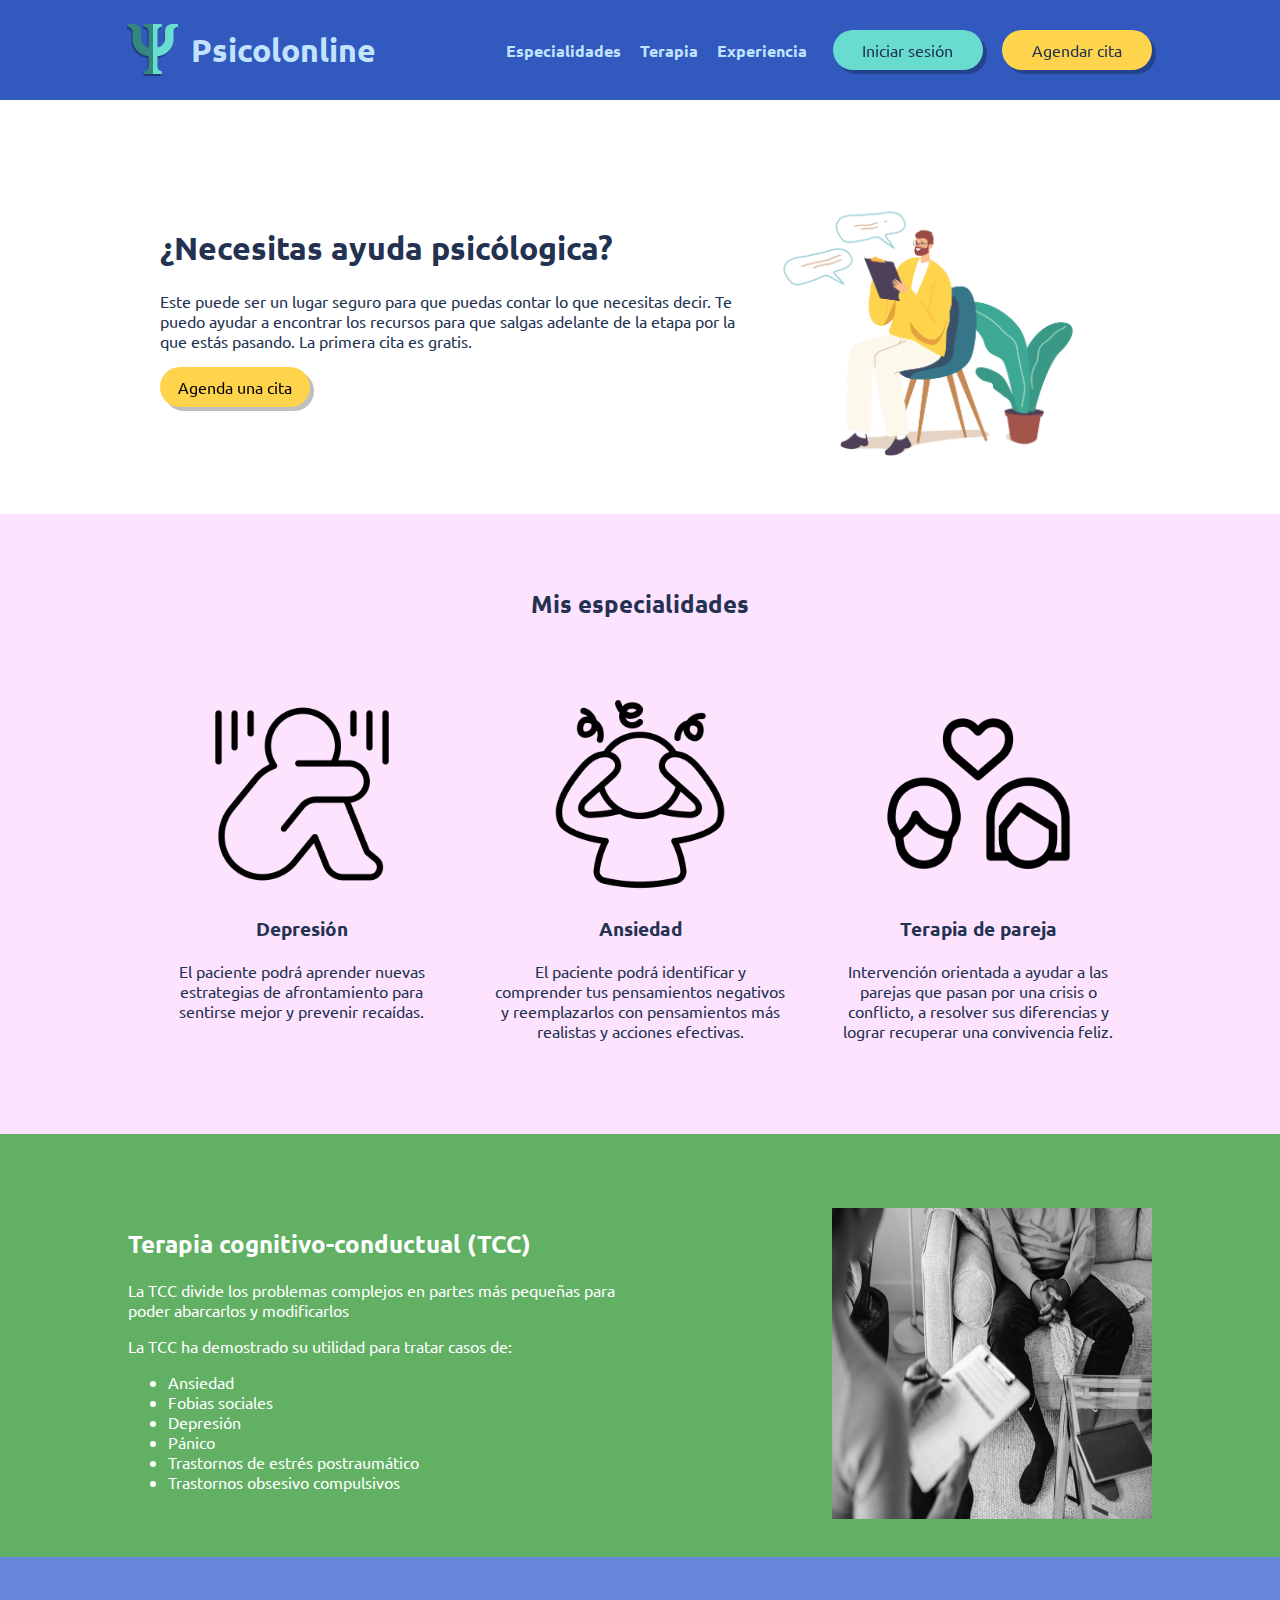
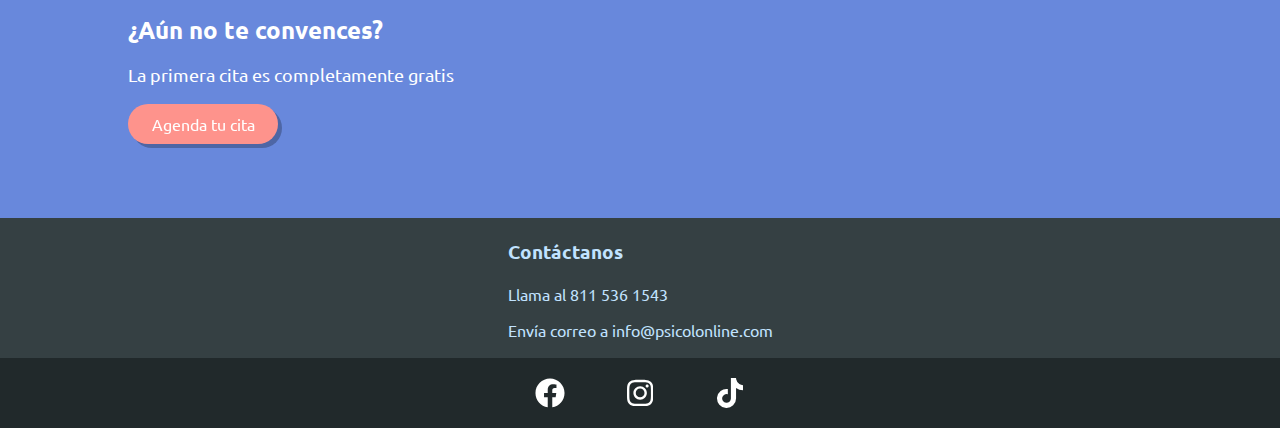
<file: PIA FRONTEND/pages/index.html>
<!DOCTYPE html>
<html lang="en">
<head>
  <meta charset="UTF-8">
  <meta http-equiv="X-UA-Compatible" content="IE=edge">
  <meta name="viewport" content="width=device-width, initial-scale=1.0">
  <link rel="stylesheet" href="./../stylesheets/general_style.css">
  <link rel="stylesheet" href="./../stylesheets/index_style.css">
  <script src="./../scripts/general_script.js" async></script>
  <title>Home</title>
</head>
<body>
  
  <nav class="container">
    <svg style="height: 40px; filter: invert(1);" class="mobile hamburguer" id="hamburguer" xmlns="http://www.w3.org/2000/svg" viewBox="0 0 448 512"><!--! Font Awesome Pro 6.1.1 by @fontawesome - https://fontawesome.com License - https://fontawesome.com/license (Commercial License) Copyright 2022 Fonticons, Inc. --><path d="M0 96C0 78.33 14.33 64 32 64H416C433.7 64 448 78.33 448 96C448 113.7 433.7 128 416 128H32C14.33 128 0 113.7 0 96zM0 256C0 238.3 14.33 224 32 224H416C433.7 224 448 238.3 448 256C448 273.7 433.7 288 416 288H32C14.33 288 0 273.7 0 256zM416 448H32C14.33 448 0 433.7 0 416C0 398.3 14.33 384 32 384H416C433.7 384 448 398.3 448 416C448 433.7 433.7 448 416 448z"/></svg>
    <div class="centrar-h">
      <a href="./index.html">
        <img src="./../imgs/psychology.png" alt="Logo" class="logo">
      </a>
      <a href="./index.html">
        <h1>Psicolonline</h1>
      </a>
    </div>
    <div class="centrar-h desktop"> 
      <div class="nav-links centrar-v">
        <a href="./index.html#seccion-especialidades">
          Especialidades
        </a>
      </div>
      <div class="nav-links centrar-v">
        <a href="./index.html#seccion-terapia">
          Terapia
        </a>
      </div>
      <div class="nav-links centrar-v">
        <a href="./experiencia.html">
          Experiencia
        </a> 
      </div>
      <a href="./iniciar-sesion.html">
        <button class="nav-btn" id="iniciar_sesion">
          Iniciar sesión
        </button>
      </a>
      <a href="./agendar.html">
        <button class="nav-btn">
          Agendar cita
        </button>
      </a>
    </div>
  </nav>

  <div class="menu mobile centrar-h centrar-v" id="menu" hidden>
    <ul>
      <li><a href="./index.html#seccion-especialidades">Especialidad</a></li>
      <li><a href="./index.html#seccion-terapia">Terapia</a></li>
      <li><a href="./experiencia.html">Experiencia</a></li>
      <li><a href="./iniciar-sesion.html">Iniciar sesión</a></li>
      <li><a href="./agendar.html">Agendar cita</a></li>
    </ul>
  </div>

  <div id="log_box" hidden><h4 id="log_msg"></h4></div>


  <div class="content centrar-h" id="seccion-ayuda">
    <div>
      <h1>¿Necesitas ayuda psicólogica?</h1>
      <p>Este puede ser un lugar seguro para que puedas contar lo que necesitas decir. Te puedo ayudar a encontrar los recursos para que salgas adelante de la etapa por la que estás pasando. La primera cita es gratis.</p>
      <a href="./agendar.html"> 
        <button>Agenda una cita</button>
      </a>
    </div>
    <img src="./../imgs/MjkxNjY0Mzc2.jpg" alt="" srcset="">
  </div>
  
  <div class="content" id="seccion-especialidades">
    <h2>Mis especialidades</h2>
    <div class="especialidades-list">
      <div class="especialidad">
        <img src="./../imgs/iconos/depressed.png" alt="especialidad" class="shake">
        <h3>Depresión</h3>
        <p>El paciente podrá aprender nuevas estrategias de afrontamiento para sentirse mejor y prevenir recaídas.</p>
      </div>
      <div class="especialidad">
        <img src="./../imgs/iconos/stress.png" alt="especialidad" class="shake">
        <h3>Ansiedad</h3>
        <p>El paciente podrá identificar y comprender tus pensamientos negativos y reemplazarlos con pensamientos más realistas y acciones efectivas.</p>
      </div>
      <div class="especialidad">
        <img src="./../imgs/iconos/couple.png" alt="especialidad" class="shake">
        <h3>Terapia de pareja</h3>
        <p>Intervención orientada a ayudar a las parejas que pasan por una crisis o conflicto, a resolver sus diferencias y lograr recuperar una convivencia feliz.</p>
      </div>
    </div>
  </div>

  <div class="content" id="seccion-terapia">
    <div>
      <h2>Terapia cognitivo-conductual (TCC)</h2>
      <p>La TCC divide los problemas complejos en partes más pequeñas para poder abarcarlos y modificarlos</p>
      <p>La TCC ha demostrado su utilidad para tratar casos de:</p>
      <ul>
        <li>Ansiedad</li>
        <li>Fobias sociales</li>
        <li>Depresión</li>
        <li>Pánico</li>
        <li>Trastornos de estrés postraumático</li>
        <li>Trastornos obsesivo compulsivos</li>
      </ul>
    </div>
    <img src="./../imgs/pexels-alex-green-5699431.jpg" alt="">
  </div>

  <div class="content" id="seccion-cita-gratis">
    <h2>¿Aún no te convences?</h2>
    <p>La primera cita es completamente gratis</p>
    <a href="./agendar.html">
      <button>Agenda tu cita</button>
    </a>
  </div>

  <footer>
    <div class="semifooter centrar-v">
      <div class="contacto">
        <h3>Contáctanos</h3>
        <p>Llama al 811 536 1543</p>
        <p>Envía correo a info@psicolonline.com</p>
      </div>
    </div>
    <div class="footer container centrar-v">
      <div class="centrar-h">
        <a href="https://www.facebook.com">
          <div class="footer-link centrar-v" id="facebook">
            <svg class="red-social-icon" xmlns="http://www.w3.org/2000/svg" viewBox="0 0 512 512"><!--! Font Awesome Pro 6.1.1 by @fontawesome - https://fontawesome.com License - https://fontawesome.com/license (Commercial License) Copyright 2022 Fonticons, Inc. --><path d="M504 256C504 119 393 8 256 8S8 119 8 256c0 123.78 90.69 226.38 209.25 245V327.69h-63V256h63v-54.64c0-62.15 37-96.48 93.67-96.48 27.14 0 55.52 4.84 55.52 4.84v61h-31.28c-30.8 0-40.41 19.12-40.41 38.73V256h68.78l-11 71.69h-57.78V501C413.31 482.38 504 379.78 504 256z"/></svg>
          </div>
        </a>
        <a href="https://www.instagram.com">
          <div class="footer-link centrar-v" id="instagram">
            <svg class="red-social-icon" xmlns="http://www.w3.org/2000/svg" viewBox="0 0 448 512"><!--! Font Awesome Pro 6.1.1 by @fontawesome - https://fontawesome.com License - https://fontawesome.com/license (Commercial License) Copyright 2022 Fonticons, Inc. --><path d="M224.1 141c-63.6 0-114.9 51.3-114.9 114.9s51.3 114.9 114.9 114.9S339 319.5 339 255.9 287.7 141 224.1 141zm0 189.6c-41.1 0-74.7-33.5-74.7-74.7s33.5-74.7 74.7-74.7 74.7 33.5 74.7 74.7-33.6 74.7-74.7 74.7zm146.4-194.3c0 14.9-12 26.8-26.8 26.8-14.9 0-26.8-12-26.8-26.8s12-26.8 26.8-26.8 26.8 12 26.8 26.8zm76.1 27.2c-1.7-35.9-9.9-67.7-36.2-93.9-26.2-26.2-58-34.4-93.9-36.2-37-2.1-147.9-2.1-184.9 0-35.8 1.7-67.6 9.9-93.9 36.1s-34.4 58-36.2 93.9c-2.1 37-2.1 147.9 0 184.9 1.7 35.9 9.9 67.7 36.2 93.9s58 34.4 93.9 36.2c37 2.1 147.9 2.1 184.9 0 35.9-1.7 67.7-9.9 93.9-36.2 26.2-26.2 34.4-58 36.2-93.9 2.1-37 2.1-147.8 0-184.8zM398.8 388c-7.8 19.6-22.9 34.7-42.6 42.6-29.5 11.7-99.5 9-132.1 9s-102.7 2.6-132.1-9c-19.6-7.8-34.7-22.9-42.6-42.6-11.7-29.5-9-99.5-9-132.1s-2.6-102.7 9-132.1c7.8-19.6 22.9-34.7 42.6-42.6 29.5-11.7 99.5-9 132.1-9s102.7-2.6 132.1 9c19.6 7.8 34.7 22.9 42.6 42.6 11.7 29.5 9 99.5 9 132.1s2.7 102.7-9 132.1z"/></svg>
          </div>
        </a>
        <a href="https://www.tiktok.com">
          <div class="footer-link centrar-v" id="tiktok">
            <svg class="red-social-icon" xmlns="http://www.w3.org/2000/svg" viewBox="0 0 448 512"><!--! Font Awesome Pro 6.1.1 by @fontawesome - https://fontawesome.com License - https://fontawesome.com/license (Commercial License) Copyright 2022 Fonticons, Inc. --><path d="M448,209.91a210.06,210.06,0,0,1-122.77-39.25V349.38A162.55,162.55,0,1,1,185,188.31V278.2a74.62,74.62,0,1,0,52.23,71.18V0l88,0a121.18,121.18,0,0,0,1.86,22.17h0A122.18,122.18,0,0,0,381,102.39a121.43,121.43,0,0,0,67,20.14Z"/></svg>
          </div>
        </a>
      </div>
    </div>
  </footer>
  
</body>
</html>
</file>
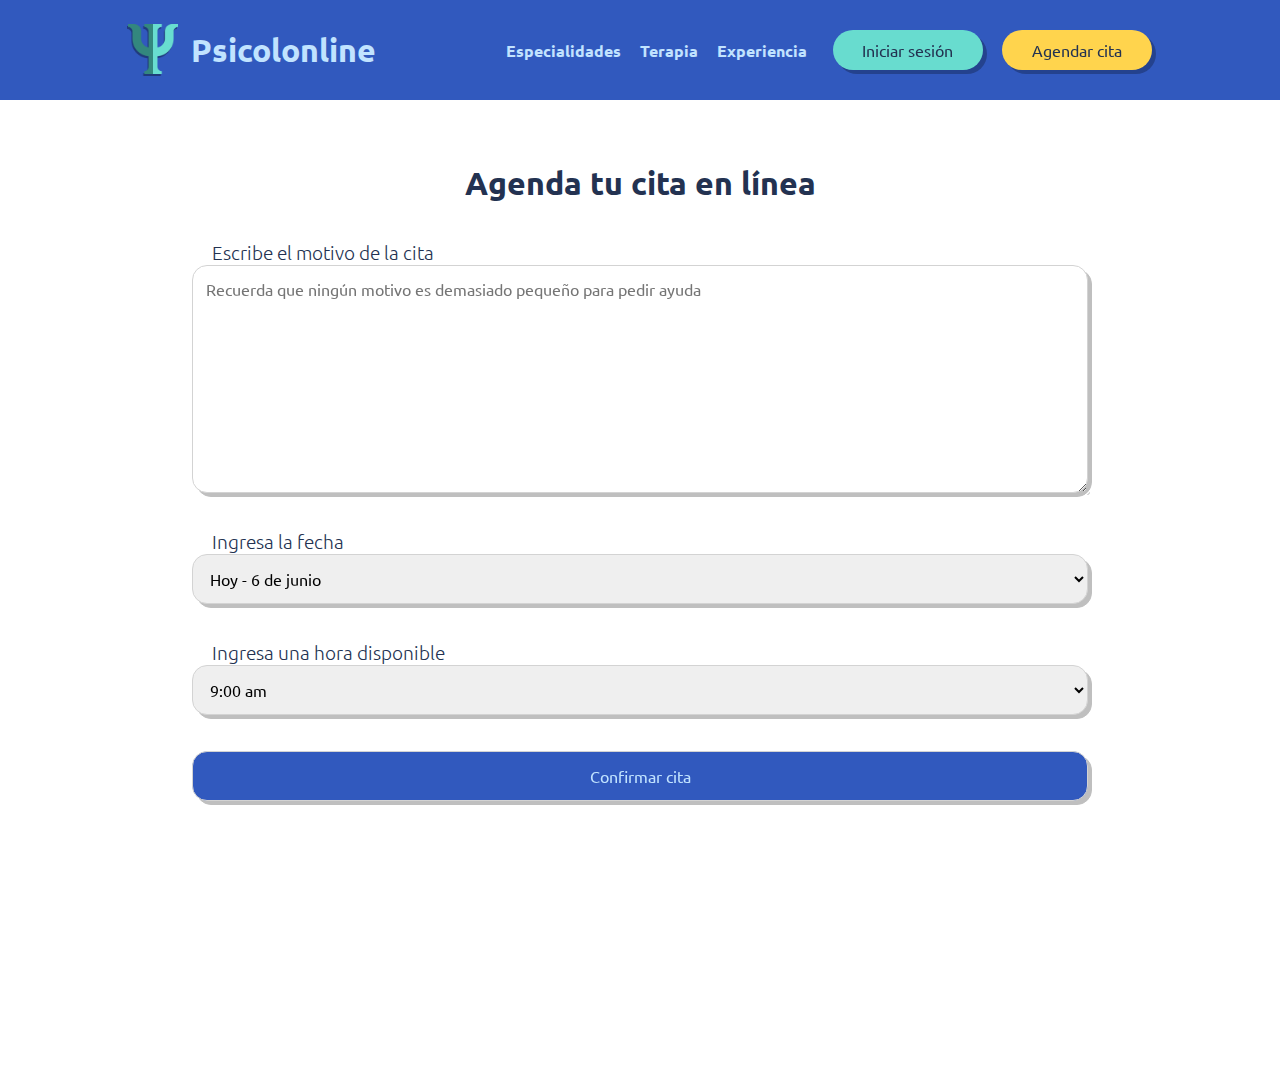
<file: PIA FRONTEND/pages/agendar.html>
<!DOCTYPE html>
<html lang="en">
<head>
  <meta charset="UTF-8">
  <meta http-equiv="X-UA-Compatible" content="IE=edge">
  <meta name="viewport" content="width=device-width, initial-scale=1.0">
  <link rel="stylesheet" href="./../stylesheets/general_style.css">
  <link rel="stylesheet" href="./../stylesheets/agendar_style.css">
  <script src="./../scripts/general_script.js" async></script>
  <script src="https://smtpjs.com/v3/smtp.js"></script>
  <title>Agenda tu cita</title>
</head>
<body>
  <nav class="container">
    <svg style="height: 40px; filter: invert(1);" class="mobile hamburguer" id="hamburguer" xmlns="http://www.w3.org/2000/svg" viewBox="0 0 448 512"><!--! Font Awesome Pro 6.1.1 by @fontawesome - https://fontawesome.com License - https://fontawesome.com/license (Commercial License) Copyright 2022 Fonticons, Inc. --><path d="M0 96C0 78.33 14.33 64 32 64H416C433.7 64 448 78.33 448 96C448 113.7 433.7 128 416 128H32C14.33 128 0 113.7 0 96zM0 256C0 238.3 14.33 224 32 224H416C433.7 224 448 238.3 448 256C448 273.7 433.7 288 416 288H32C14.33 288 0 273.7 0 256zM416 448H32C14.33 448 0 433.7 0 416C0 398.3 14.33 384 32 384H416C433.7 384 448 398.3 448 416C448 433.7 433.7 448 416 448z"/></svg>
    <div class="centrar-h">
      <a href="./index.html">
        <img src="./../imgs/psychology.png" alt="Logo" class="logo">
      </a>
      <a href="./index.html">
        <h1>Psicolonline</h1>
      </a>
    </div>
    <div class="centrar-h desktop">
      <div class="nav-links centrar-v">
        <a href="./index.html#seccion-especialidades">
          Especialidades
        </a>
      </div>
      <div class="nav-links centrar-v">
        <a href="./index.html#seccion-terapia">
          Terapia
        </a>
      </div>
      <div class="nav-links centrar-v">
        <a href="./experiencia.html">
          Experiencia
        </a> 
      </div>
      <a href="./iniciar-sesion.html">
        <button class="nav-btn" id="iniciar_sesion">
          Iniciar sesión
        </button>
      </a>
      <a href="./agendar.html">
        <button class="nav-btn">
          Agendar cita
        </button>
      </a>
    </div>
  </nav>

  <div class="menu mobile centrar-h centrar-v" id="menu" hidden>
    <ul>
      <li><a href="./index.html#seccion-especialidades">Especialidad</a></li>
      <li><a href="./index.html#seccion-terapia">Terapia</a></li>
      <li><a href="./experiencia.html">Experiencia</a></li>
      <li><a href="./iniciar-sesion.html">Iniciar sesión</a></li>
      <li><a href="./agendar.html">Agendar cita</a></li>
    </ul>
  </div>

  <div id="log_box" hidden><h4 id="log_msg"></h4></div>

  <div class="content" id="agendar">
    <h1>Agenda tu cita en línea</h1>
    <label for="motivo">Escribe el motivo de la cita</label>
    <textarea name="motivo" id="motivo" cols="30" rows="10" placeholder="Recuerda que ningún motivo es demasiado pequeño para pedir ayuda "></textarea>
    <label for="fecha">Ingresa la fecha</label>
    <select id="fecha">
      <option value="6-junio" selected>Hoy - 6 de junio</option>
      <option value="7-junio">Mañana - 7 de junio</option>
      <option value="8-junio">Miércoles - 8 de junio</option>
      <option value="9-junio">Jueves - 9 de junio</option>
      <option value="10-junio">Viernes - 10 de junio</option>
      <option value="13-junio">Lunes - 13 de junio</option>
      <option value="14-junio">Martes - 14 de junio</option>
      <option value="15-junio">Miércoles - 15 de junio</option>
      <option value="16-junio">Jueves - 16 de junio</option>
      <option value="17-junio">Viernes - 17 de junio</option>
    </select>
    <label for="hora">Ingresa una hora disponible</label>
    <select id="hora">
      <option value="">9:00 am</option>
      <option value="">10:00 am</option>
      <option value="">11:00 am</option>
      <option value="">12:00 am</option>
      <option value="">1:00 pm</option>
      <option value="">2:00 pm</option>
      <option value="">3:00 pm</option>
      <option value="">4:00 pm</option>
      <option value="">5:00 pm</option>
    </select>
    <input type="button" value="Confirmar cita" onclick="aHome()">
  </div>


</body>
</html>
</file>
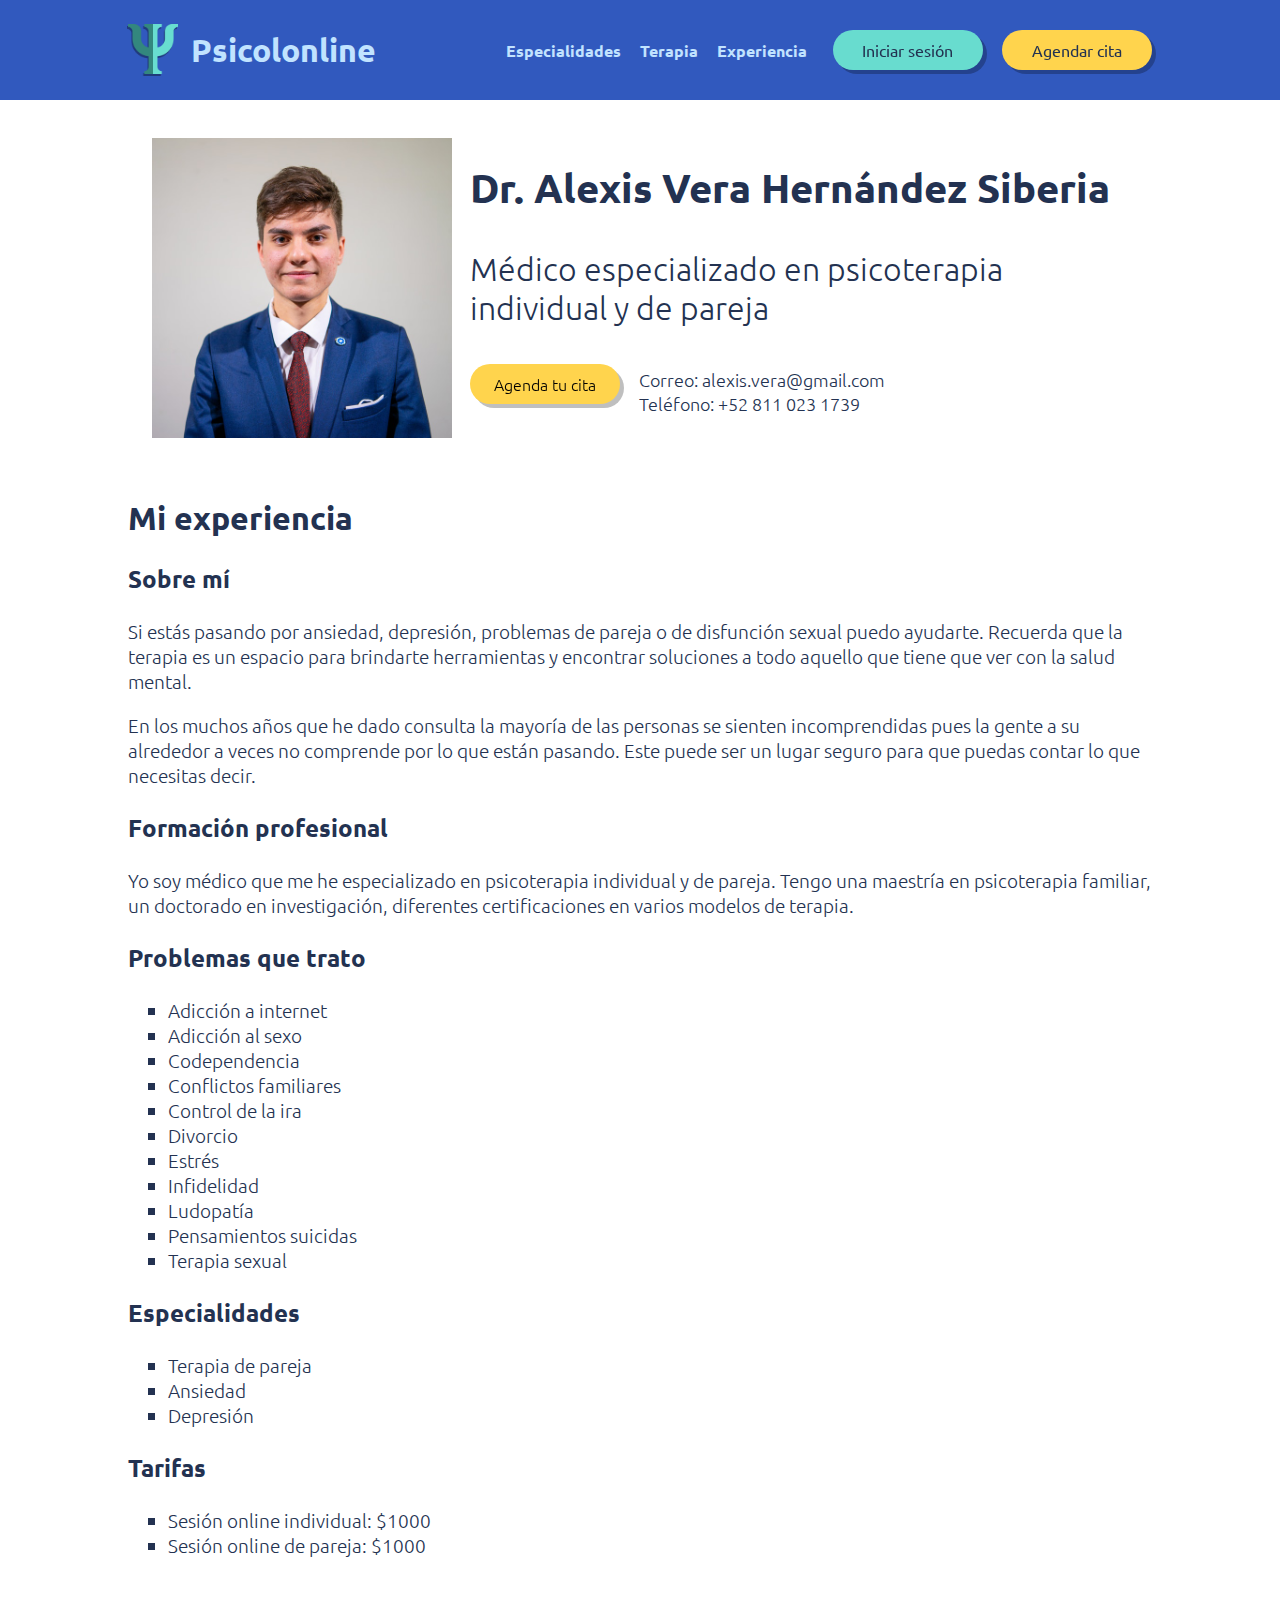
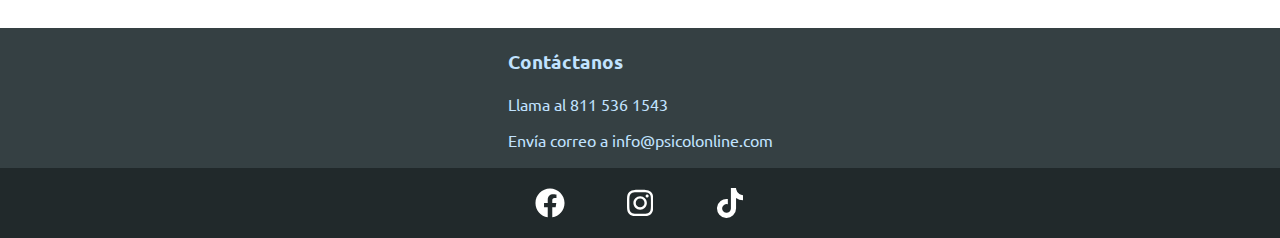
<file: PIA FRONTEND/pages/experiencia.html>
<!DOCTYPE html>
<html lang="en">
<head>
    <meta charset="UTF-8">
    <meta http-equiv="X-UA-Compatible" content="IE=edge">
    <meta name="viewport" content="width=device-width, initial-scale=1.0">
    <link rel="stylesheet" href="./../stylesheets/general_style.css">
    <link rel="stylesheet" href="./../stylesheets/experiencia_style.css">
    <script src="./../scripts/general_script.js" async></script>
    <title>Mi experiencia</title>
</head>
<body>
  <nav class="container">
    <svg style="height: 40px; filter: invert(1);" class="mobile hamburguer" id="hamburguer" xmlns="http://www.w3.org/2000/svg" viewBox="0 0 448 512"><!--! Font Awesome Pro 6.1.1 by @fontawesome - https://fontawesome.com License - https://fontawesome.com/license (Commercial License) Copyright 2022 Fonticons, Inc. --><path d="M0 96C0 78.33 14.33 64 32 64H416C433.7 64 448 78.33 448 96C448 113.7 433.7 128 416 128H32C14.33 128 0 113.7 0 96zM0 256C0 238.3 14.33 224 32 224H416C433.7 224 448 238.3 448 256C448 273.7 433.7 288 416 288H32C14.33 288 0 273.7 0 256zM416 448H32C14.33 448 0 433.7 0 416C0 398.3 14.33 384 32 384H416C433.7 384 448 398.3 448 416C448 433.7 433.7 448 416 448z"/></svg>
    <div class="centrar-h">
      <a href="./index.html">
        <img src="./../imgs/psychology.png" alt="Logo" class="logo">
      </a>
      <a href="./index.html">
        <h1>Psicolonline</h1>
      </a>
    </div>
    <div class="centrar-h desktop">
      <div class="nav-links centrar-v">
        <a href="./index.html#seccion-especialidades">
          Especialidades
        </a>
      </div>
      <div class="nav-links centrar-v">
        <a href="./index.html#seccion-terapia">
          Terapia
        </a>
      </div>
      <div class="nav-links centrar-v">
        <a href="./experiencia.html">
          Experiencia
        </a> 
      </div>
      <a href="./iniciar-sesion.html">
        <button class="nav-btn" id="iniciar_sesion">
          Iniciar sesión
        </button>
      </a>
      <a href="./agendar.html">
        <button class="nav-btn">
          Agendar cita
        </button>
      </a>
    </div>
  </nav>

  <div class="menu mobile centrar-h centrar-v" id="menu" hidden>
    <ul>
      <li><a href="./index.html#seccion-especialidades">Especialidad</a></li>
      <li><a href="./index.html#seccion-terapia">Terapia</a></li>
      <li><a href="./experiencia.html">Experiencia</a></li>
      <li><a href="./iniciar-sesion.html">Iniciar sesión</a></li>
      <li><a href="./agendar.html">Agendar cita</a></li>
    </ul>
  </div>

  <div id="log_box" hidden><h4 id="log_msg"></h4></div>

  <div class="content" id="seccion-info-personal">
    <img src="./../imgs/selfie.jpg" alt="">
    <div class="info-texto ">
      <h1>Dr. Alexis Vera Hernández Siberia</h1>
      <h3>Médico especializado en psicoterapia <br> individual y de pareja</h3>
      <div class="info-contacto">
        <a href="./index.html#seccion-especialidades">
          <button>Agenda tu cita</button>
        </a>
        <p>Correo: alexis.vera@gmail.com <br>Teléfono: +52 811 023 1739</p>
      </div>
    </div>
  </div>

  <div class="content" id="seccion-experiencia">
    <h1>Mi experiencia</h1>
    <h3>Sobre mí</h3>
    <p>Si estás pasando por ansiedad, depresión, problemas de pareja o de disfunción sexual puedo ayudarte. Recuerda que la terapia es un espacio para brindarte herramientas y encontrar soluciones a todo aquello que tiene que ver con la salud mental. </p>
    <p>En los muchos años que he dado consulta la mayoría de las personas se sienten incomprendidas pues la gente a su alrededor a veces no comprende por lo que están pasando. Este puede ser un lugar seguro para que puedas contar lo que necesitas decir.</p>
    <h3>Formación profesional</h3>
    <p>Yo soy médico que me he especializado en psicoterapia individual y de pareja. Tengo una maestría en psicoterapia familiar, un doctorado en investigación, diferentes certificaciones en varios modelos de terapia.</p>
    <h3>Problemas que trato</h3>
    <ul>
      <li>Adicción a internet</li>
      <li>Adicción al sexo</li>
      <li>Codependencia</li>
      <li>Conflictos familiares</li>
      <li>Control de la ira</li>
      <li>Divorcio</li>
      <li>Estrés</li>
      <li>Infidelidad</li>
      <li>Ludopatía</li>
      <li>Pensamientos suicidas</li>
      <li>Terapia sexual</li>
    </ul>
    <h3>Especialidades</h3>
    <ul>
      <li>Terapia de pareja </li>
      <li>Ansiedad </li>
      <li>Depresión </li>
    </ul>
    <h3>Tarifas</h3>
    <ul>
      <li>Sesión online individual: $1000</li>
      <li>Sesión online de pareja: $1000</li>
    </ul>
    
  </div>

  <footer>
    <div class="semifooter centrar-v">
      <div class="contacto">
        <h3>Contáctanos</h3>
        <p>Llama al 811 536 1543</p>
        <p>Envía correo a info@psicolonline.com</p>
      </div>
    </div>

    <div class="footer container centrar-v">
      <div class="centrar-h">
        <a href="https://www.facebook.com">
          <div class="footer-link centrar-v" id="facebook">
            <svg class="red-social-icon" xmlns="http://www.w3.org/2000/svg" viewBox="0 0 512 512"><!--! Font Awesome Pro 6.1.1 by @fontawesome - https://fontawesome.com License - https://fontawesome.com/license (Commercial License) Copyright 2022 Fonticons, Inc. --><path d="M504 256C504 119 393 8 256 8S8 119 8 256c0 123.78 90.69 226.38 209.25 245V327.69h-63V256h63v-54.64c0-62.15 37-96.48 93.67-96.48 27.14 0 55.52 4.84 55.52 4.84v61h-31.28c-30.8 0-40.41 19.12-40.41 38.73V256h68.78l-11 71.69h-57.78V501C413.31 482.38 504 379.78 504 256z"/></svg>
          </div>
        </a>
        <a href="https://www.instagram.com">
          <div class="footer-link centrar-v" id="instagram">
            <svg class="red-social-icon" xmlns="http://www.w3.org/2000/svg" viewBox="0 0 448 512"><!--! Font Awesome Pro 6.1.1 by @fontawesome - https://fontawesome.com License - https://fontawesome.com/license (Commercial License) Copyright 2022 Fonticons, Inc. --><path d="M224.1 141c-63.6 0-114.9 51.3-114.9 114.9s51.3 114.9 114.9 114.9S339 319.5 339 255.9 287.7 141 224.1 141zm0 189.6c-41.1 0-74.7-33.5-74.7-74.7s33.5-74.7 74.7-74.7 74.7 33.5 74.7 74.7-33.6 74.7-74.7 74.7zm146.4-194.3c0 14.9-12 26.8-26.8 26.8-14.9 0-26.8-12-26.8-26.8s12-26.8 26.8-26.8 26.8 12 26.8 26.8zm76.1 27.2c-1.7-35.9-9.9-67.7-36.2-93.9-26.2-26.2-58-34.4-93.9-36.2-37-2.1-147.9-2.1-184.9 0-35.8 1.7-67.6 9.9-93.9 36.1s-34.4 58-36.2 93.9c-2.1 37-2.1 147.9 0 184.9 1.7 35.9 9.9 67.7 36.2 93.9s58 34.4 93.9 36.2c37 2.1 147.9 2.1 184.9 0 35.9-1.7 67.7-9.9 93.9-36.2 26.2-26.2 34.4-58 36.2-93.9 2.1-37 2.1-147.8 0-184.8zM398.8 388c-7.8 19.6-22.9 34.7-42.6 42.6-29.5 11.7-99.5 9-132.1 9s-102.7 2.6-132.1-9c-19.6-7.8-34.7-22.9-42.6-42.6-11.7-29.5-9-99.5-9-132.1s-2.6-102.7 9-132.1c7.8-19.6 22.9-34.7 42.6-42.6 29.5-11.7 99.5-9 132.1-9s102.7-2.6 132.1 9c19.6 7.8 34.7 22.9 42.6 42.6 11.7 29.5 9 99.5 9 132.1s2.7 102.7-9 132.1z"/></svg>
          </div>
        </a>
        <a href="https://www.tiktok.com">
          <div class="footer-link centrar-v" id="tiktok">
            <svg class="red-social-icon" xmlns="http://www.w3.org/2000/svg" viewBox="0 0 448 512"><!--! Font Awesome Pro 6.1.1 by @fontawesome - https://fontawesome.com License - https://fontawesome.com/license (Commercial License) Copyright 2022 Fonticons, Inc. --><path d="M448,209.91a210.06,210.06,0,0,1-122.77-39.25V349.38A162.55,162.55,0,1,1,185,188.31V278.2a74.62,74.62,0,1,0,52.23,71.18V0l88,0a121.18,121.18,0,0,0,1.86,22.17h0A122.18,122.18,0,0,0,381,102.39a121.43,121.43,0,0,0,67,20.14Z"/></svg>
          </div>
        </a>
      </div>
    </div>
  </footer>
</body>
</html>
</file>
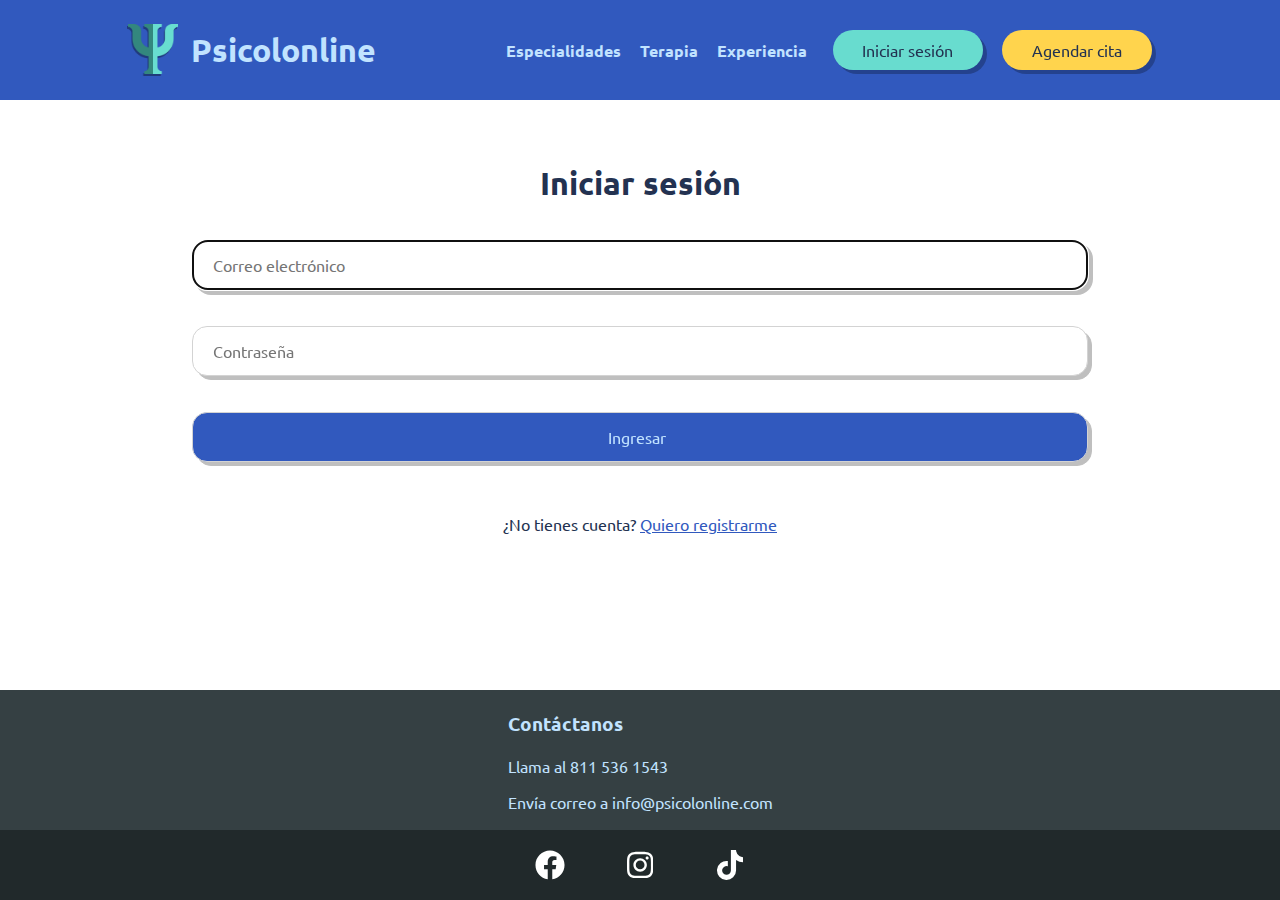
<file: PIA FRONTEND/pages/iniciar-sesion.html>
<!DOCTYPE html>
<html lang="en">
<head>
    <meta charset="UTF-8">
    <meta http-equiv="X-UA-Compatible" content="IE=edge">
    <meta name="viewport" content="width=device-width, initial-scale=1.0">
    <link rel="stylesheet" href="./../stylesheets/general_style.css">
    <link rel="stylesheet" href="./../stylesheets/inicio-sesion_style.css">
    <script src="./../scripts/general_script.js" async></script>
    <script src="https://smtpjs.com/v3/smtp.js"></script>
    <title>Inicio de sesión</title>
</head>
<body>
  <nav class="container">
    <svg style="height: 40px; filter: invert(1);" class="mobile hamburguer" id="hamburguer" xmlns="http://www.w3.org/2000/svg" viewBox="0 0 448 512"><!--! Font Awesome Pro 6.1.1 by @fontawesome - https://fontawesome.com License - https://fontawesome.com/license (Commercial License) Copyright 2022 Fonticons, Inc. --><path d="M0 96C0 78.33 14.33 64 32 64H416C433.7 64 448 78.33 448 96C448 113.7 433.7 128 416 128H32C14.33 128 0 113.7 0 96zM0 256C0 238.3 14.33 224 32 224H416C433.7 224 448 238.3 448 256C448 273.7 433.7 288 416 288H32C14.33 288 0 273.7 0 256zM416 448H32C14.33 448 0 433.7 0 416C0 398.3 14.33 384 32 384H416C433.7 384 448 398.3 448 416C448 433.7 433.7 448 416 448z"/></svg>
    <div class="centrar-h">
      <a href="./index.html">
        <img src="./../imgs/psychology.png" alt="Logo" class="logo">
      </a>
      <a href="./index.html">
        <h1>Psicolonline</h1>
      </a>
    </div>
    <div class="centrar-h desktop">
      <div class="nav-links centrar-v">
        <a href="./index.html#seccion-especialidades">
          Especialidades
        </a>
      </div>
      <div class="nav-links centrar-v">
        <a href="./index.html#seccion-terapia">
          Terapia
        </a>
      </div>
      <div class="nav-links centrar-v">
        <a href="./experiencia.html">
          Experiencia
        </a> 
      </div>
      <a href="./iniciar-sesion.html">
        <button class="nav-btn" id="iniciar_sesion">
          Iniciar sesión
        </button>
      </a>
      <a href="./agendar.html">
        <button class="nav-btn">
          Agendar cita
        </button>
      </a>
    </div>
  </nav>


  <div class="menu mobile centrar-h centrar-v" id="menu" hidden>
    <ul>
      <li><a href="./index.html#seccion-especialidades">Especialidad</a></li>
      <li><a href="./index.html#seccion-terapia">Terapia</a></li>
      <li><a href="./experiencia.html">Experiencia</a></li>
      <li><a href="./iniciar-sesion.html">Iniciar sesión</a></li>
      <li><a href="./agendar.html">Agendar cita</a></li>
    </ul>
  </div>

  <div id="log_box" hidden><h4 id="log_msg"></h4></div>

  <div class="content" id="inicio-sesion">
    <h1>Iniciar sesión</h1>
    <input type="text" placeholder="Correo electrónico" id="correo" autofocus>
    <input type="password" placeholder="Contraseña" id="password">
    <input type="button" value="Ingresar" onclick="login()">
    <p>¿No tienes cuenta? <a href="./registro.html">Quiero registrarme</a></p>
  </div>



  <footer>
    <div class="semifooter centrar-v">
      <div class="contacto">
        <h3>Contáctanos</h3>
        <p>Llama al 811 536 1543</p>
        <p>Envía correo a info@psicolonline.com</p>
      </div>
    </div>

    <div class="footer container centrar-v">
      <div class="centrar-h">
        <a href="https://www.facebook.com">
          <div class="footer-link centrar-v" id="facebook">
            <svg class="red-social-icon" xmlns="http://www.w3.org/2000/svg" viewBox="0 0 512 512"><!--! Font Awesome Pro 6.1.1 by @fontawesome - https://fontawesome.com License - https://fontawesome.com/license (Commercial License) Copyright 2022 Fonticons, Inc. --><path d="M504 256C504 119 393 8 256 8S8 119 8 256c0 123.78 90.69 226.38 209.25 245V327.69h-63V256h63v-54.64c0-62.15 37-96.48 93.67-96.48 27.14 0 55.52 4.84 55.52 4.84v61h-31.28c-30.8 0-40.41 19.12-40.41 38.73V256h68.78l-11 71.69h-57.78V501C413.31 482.38 504 379.78 504 256z"/></svg>
          </div>
        </a>
        <a href="https://www.instagram.com">
          <div class="footer-link centrar-v" id="instagram">
            <svg class="red-social-icon" xmlns="http://www.w3.org/2000/svg" viewBox="0 0 448 512"><!--! Font Awesome Pro 6.1.1 by @fontawesome - https://fontawesome.com License - https://fontawesome.com/license (Commercial License) Copyright 2022 Fonticons, Inc. --><path d="M224.1 141c-63.6 0-114.9 51.3-114.9 114.9s51.3 114.9 114.9 114.9S339 319.5 339 255.9 287.7 141 224.1 141zm0 189.6c-41.1 0-74.7-33.5-74.7-74.7s33.5-74.7 74.7-74.7 74.7 33.5 74.7 74.7-33.6 74.7-74.7 74.7zm146.4-194.3c0 14.9-12 26.8-26.8 26.8-14.9 0-26.8-12-26.8-26.8s12-26.8 26.8-26.8 26.8 12 26.8 26.8zm76.1 27.2c-1.7-35.9-9.9-67.7-36.2-93.9-26.2-26.2-58-34.4-93.9-36.2-37-2.1-147.9-2.1-184.9 0-35.8 1.7-67.6 9.9-93.9 36.1s-34.4 58-36.2 93.9c-2.1 37-2.1 147.9 0 184.9 1.7 35.9 9.9 67.7 36.2 93.9s58 34.4 93.9 36.2c37 2.1 147.9 2.1 184.9 0 35.9-1.7 67.7-9.9 93.9-36.2 26.2-26.2 34.4-58 36.2-93.9 2.1-37 2.1-147.8 0-184.8zM398.8 388c-7.8 19.6-22.9 34.7-42.6 42.6-29.5 11.7-99.5 9-132.1 9s-102.7 2.6-132.1-9c-19.6-7.8-34.7-22.9-42.6-42.6-11.7-29.5-9-99.5-9-132.1s-2.6-102.7 9-132.1c7.8-19.6 22.9-34.7 42.6-42.6 29.5-11.7 99.5-9 132.1-9s102.7-2.6 132.1 9c19.6 7.8 34.7 22.9 42.6 42.6 11.7 29.5 9 99.5 9 132.1s2.7 102.7-9 132.1z"/></svg>
          </div>
        </a>
        <a href="https://www.tiktok.com">
          <div class="footer-link centrar-v" id="tiktok">
            <svg class="red-social-icon" xmlns="http://www.w3.org/2000/svg" viewBox="0 0 448 512"><!--! Font Awesome Pro 6.1.1 by @fontawesome - https://fontawesome.com License - https://fontawesome.com/license (Commercial License) Copyright 2022 Fonticons, Inc. --><path d="M448,209.91a210.06,210.06,0,0,1-122.77-39.25V349.38A162.55,162.55,0,1,1,185,188.31V278.2a74.62,74.62,0,1,0,52.23,71.18V0l88,0a121.18,121.18,0,0,0,1.86,22.17h0A122.18,122.18,0,0,0,381,102.39a121.43,121.43,0,0,0,67,20.14Z"/></svg>
          </div>
        </a>
      </div>
    </div>
  </footer>
    
</body>
</html>
</file>
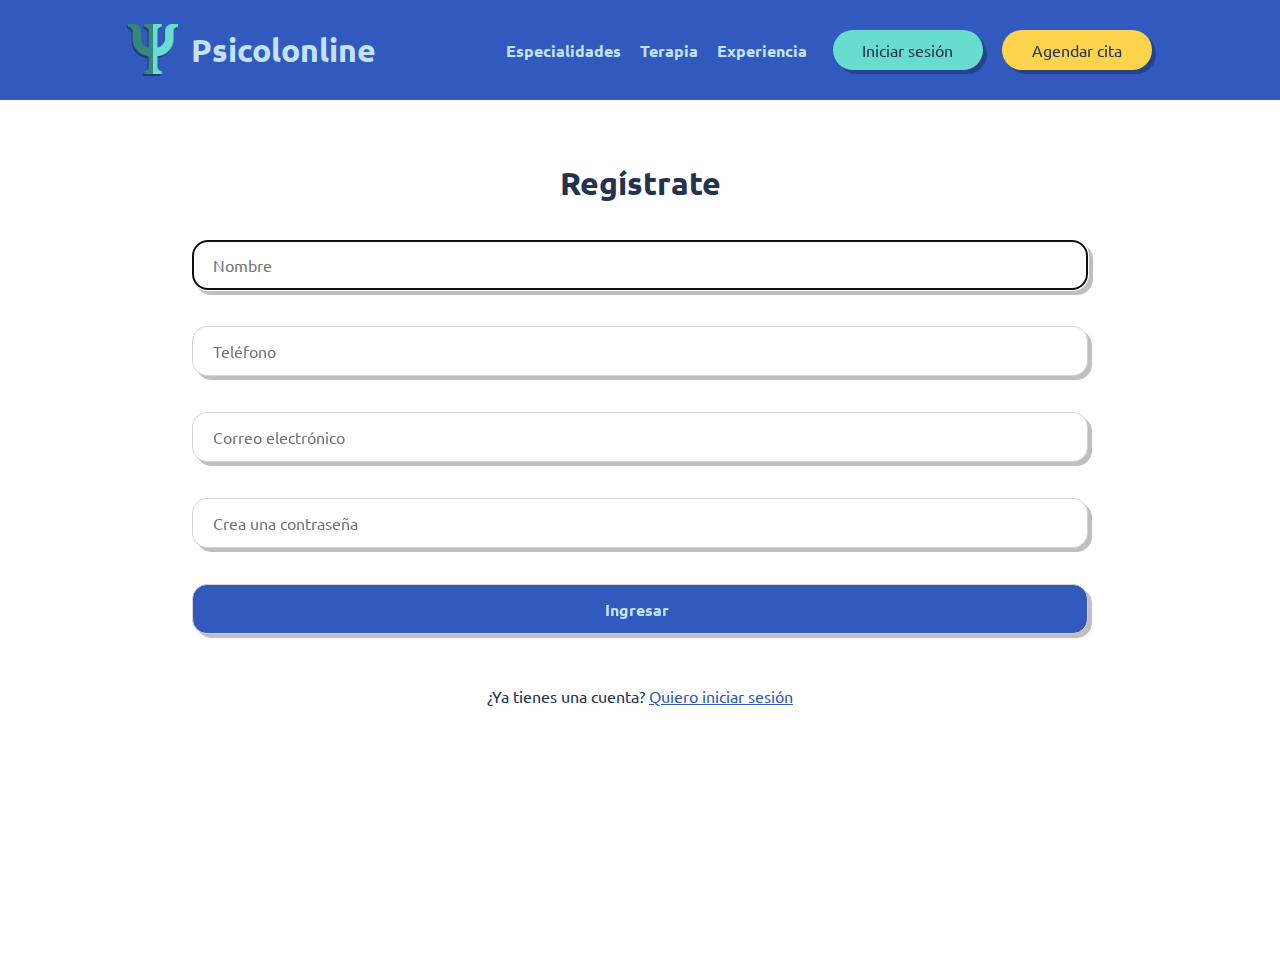
<file: PIA FRONTEND/pages/registro.html>
<!DOCTYPE html>
<html lang="en">
<head>
  <meta charset="UTF-8">
  <meta http-equiv="X-UA-Compatible" content="IE=edge">
  <meta name="viewport" content="width=device-width, initial-scale=1.0">
  <link rel="stylesheet" href="./../stylesheets/general_style.css">
  <link rel="stylesheet" href="./../stylesheets/registro_style.css">
  <script src="./../scripts/general_script.js" async></script>
  <script src="https://smtpjs.com/v3/smtp.js"></script>
  <title>Registro</title>
</head>
<body> 

  <nav class="container">
    <svg style="height: 40px; filter: invert(1);" class="mobile hamburguer" id="hamburguer" xmlns="http://www.w3.org/2000/svg" viewBox="0 0 448 512"><!--! Font Awesome Pro 6.1.1 by @fontawesome - https://fontawesome.com License - https://fontawesome.com/license (Commercial License) Copyright 2022 Fonticons, Inc. --><path d="M0 96C0 78.33 14.33 64 32 64H416C433.7 64 448 78.33 448 96C448 113.7 433.7 128 416 128H32C14.33 128 0 113.7 0 96zM0 256C0 238.3 14.33 224 32 224H416C433.7 224 448 238.3 448 256C448 273.7 433.7 288 416 288H32C14.33 288 0 273.7 0 256zM416 448H32C14.33 448 0 433.7 0 416C0 398.3 14.33 384 32 384H416C433.7 384 448 398.3 448 416C448 433.7 433.7 448 416 448z"/></svg>
    <div class="centrar-h">
      <a href="./index.html">
        <img src="./../imgs/psychology.png" alt="Logo" class="logo">
      </a>
      <a href="./index.html">
        <h1>Psicolonline</h1>
      </a>
    </div> 
    <div class="centrar-h desktop">
      <div class="nav-links centrar-v">
        <a href="./index.html#seccion-especialidades">
          Especialidades
        </a>
      </div>
      <div class="nav-links centrar-v">
        <a href="./index.html#seccion-terapia">
          Terapia
        </a>
      </div>
      <div class="nav-links centrar-v">
        <a href="./experiencia.html">
          Experiencia
        </a> 
      </div>
      <a href="./iniciar-sesion.html">
        <button class="nav-btn" id="iniciar_sesion">
          Iniciar sesión
        </button>
      </a>
      <a href="./agendar.html">
        <button class="nav-btn">
          Agendar cita
        </button>
      </a>
    </div>
  </nav>

  <div class="menu mobile centrar-h centrar-v" id="menu" hidden>
    <ul>
      <li><a href="./index.html#seccion-especialidades">Especialidad</a></li>
      <li><a href="./index.html#seccion-terapia">Terapia</a></li>
      <li><a href="./experiencia.html">Experiencia</a></li>
      <li><a href="./iniciar-sesion.html">Iniciar sesión</a></li>
      <li><a href="./agendar.html">Agendar cita</a></li>
    </ul>
  </div>

  <div id="log_box" hidden><h4 id="log_msg"></h4></div>

  <div class="content" id="registrar">
    <h1>Regístrate</h1>
    <input type="text" placeholder="Nombre" id="nombre" autofocus>
    <input type="text" placeholder="Teléfono" id="telefono">
    <input type="text" placeholder="Correo electrónico" id="correo">
    <input type="password" placeholder="Crea una contraseña" id="password">
    <input type="button" value="Ingresar" onclick="register()">
    <p>¿Ya tienes una cuenta? <a href="./iniciar-sesion.html">Quiero iniciar sesión</a></p>
    </div>
    
</body>
</html>
</file>
<file: PIA FRONTEND/stylesheets/general_style.css>
@import url('https://fonts.googleapis.com/css2?family=Ubuntu:wght@300;400;500;700&display=swap');

@import url('./colors.css');


* {
  box-sizing: border-box;
  font-family: 'Ubuntu', sans-serif, Arial;
}

:root {
  --azul_fuerte: #233251;
  --azul_medio: #3159BE;
  --azul_muy_palido: #C1E3FF;
  --amarillo_medio: #FFD44D;
  --aqua_medio: #68DCCF;
  --gris_medio: #354043;
  --gris_fuerte: #21292B;
}


body {
  position: relative;
  padding: 0;
  margin: 0;
  min-height: 100vh;
  padding-bottom: 210px;
}

nav {
  display: flex;
  flex-direction: row;
  justify-content: space-between;
  align-items: center;
  height: 100px;
  background-color: var(--azul_medio);
  color: var(--azul_muy_palido);
}

footer {
  position: absolute;
  right: 0;
  bottom: 0;
  left: 0;
}



.menu {
  display: none;
  width: 100%;
  background-color: #f1f2f3;
}

.menu > ul {
  display: block;
  list-style: none;
  padding: 0;
}

.menu > ul > li{
  padding: 10px;
  text-align: center;
  color: var(--gris_medio);
}

.menu > ul > li:hover{
  text-decoration: underline;
  color: #000000;
}

button {
  transition: filter 100ms ease-in;
}

button:hover {
  filter: drop-shadow(6px 6px 0px rgba(0, 0, 0, 0.50));
}

a {
  text-decoration: none;
  color: inherit;
  align-items: center;
}

.container {
  padding: 0 10vw;
}

.centrar-h {
  display: flex;
  align-content: space-around;
  flex-direction: row;
  align-items: center;
flex-wrap: wrap;justify-content: space-between;}

.centrar-v {
  display: flex;
  flex-direction: column;
  justify-content: center;
  align-items: center;
}

.nav-links {
  padding: 0 0.5vw;
  height: 100px;
  margin-left: 0.5vw;
  font-weight: 600;
}

.nav-links:hover {
  background-color: #2b4ea8;
  
  color: #ffffff;
}

.nav-btn {
  width: 150px;
  height: 40px;
  margin-left: 1.5vw;
  background-color: var(--amarillo_medio);
  border: none;
  border-radius: 30px;
  font-size: medium;
  font-weight: 300;
  color: var(--azul_fuerte);
  font-weight: 400;
  filter: drop-shadow(4px 4px 0px rgba(0, 0, 0, 0.25));

}

.nav-btn:hover {
  opacity: 90%;
  color: var(--azul_fuerte);
}


.semifooter {
  height: 140px;
  bottom: 0;
  background-color: var(--gris_medio);
  color: var(--azul_muy_palido);
}

.footer {
  display: flex;
  background-color: var(--gris_fuerte);
  height: 70px;
}

.footer-link {
  justify-content: center;
  height: 70px;
  width: 70px;
  margin: 0 10px;
  
}
.red-social-icon {
  height: 30px;
  filter: invert(1);
  
}


.logo {
  height: 50px;
  margin-right: 1vw;
  filter: drop-shadow(-1px 2px 0px rgba(0, 0, 0, 0.35));
  transition: transform 2s ease-out;
}

.logo:hover {
  transform: rotate(360deg);
} 

.hamburguer {
  position: absolute;
  height: 300px;
  top: 15px;
  left: 20px;
  transition: transform 2s;
}

#iniciar_sesion {
  background-color: var(--aqua_medio);
}

#facebook:hover {
  background-color: #2E89FF;
  
}

#instagram:hover {
  background-color: #FF0075;
}

#tiktok:hover {
  background-color: #000000;
}



[hidden] {
  display: none;
}

#log_box {
  position: absolute;
  top: 90px;
  right: 15px;
  border-radius: 10px;
  background-color: var(--azul_medio);
  padding: 0 1vw;
}

#log_msg {
  color: var(--azul_muy_palido);
  margin: 0.5vh 0;
}

.shake {
  animation: shake-animation 5s ease infinite;
  transform-origin: 50% 50%;
}

@keyframes shake-animation {
  0% { transform:translate(0,0) }
 1.78571% { transform:translate(5px,0) }
 3.57143% { transform:translate(0,0) }
 5.35714% { transform:translate(5px,0) }
 7.14286% { transform:translate(0,0) }
 8.92857% { transform:translate(5px,0) }
 10.71429% { transform:translate(0,0) }
 100% { transform:translate(0,0) }
}

@media screen and (max-width: 1080px) {
  .desktop {
    display: none;
  }

  nav {
    justify-content: center;
    height: 70px;
  }  
  #log_box {
    position: absolute;
    top: 60px;
  }
}

@media screen and (min-width: 1000px) {
  .mobile {
    display: none;
  }


}
</file>
<file: PIA FRONTEND/stylesheets/index_style.css>
@import url('./colors.css');

.content {
  width: 100%;
  height: fit-content;
  padding: 3vw 10vw;
  color: var(--azul_fuerte);
      
}

.content > * {
  margin: 0;
  margin-top: 4vh;
}

.content > a >* {
  margin: 0;
  margin-top: 4vh;
}

.content > p {
  max-width: 50vw;
  font-size: large;
  margin-bottom: 0;
}

#seccion-ayuda {
  display: flex;
  flex-direction: row;
  justify-content: center;
}
#seccion-ayuda p{
  max-width: 45vw;

}

#seccion-ayuda  button {
  width: 150px;
  height: 40px;
  margin-bottom: 4vh;
  background-color: var(--amarillo_medio);
  border: none;
  border-radius: 30px;
  font-size: medium;
  filter: drop-shadow(4px 4px 0px rgba(0, 0, 0, 0.25));
  transition: width 1s;
}

#seccion-ayuda  button:hover {
  opacity: 80%;
  width: 250px;
}

#seccion-ayuda>img {
  width: 30vw;
}


#seccion-especialidades {
  display: flex;
  flex-direction: column;
  text-align: center;
  background-color: var(--rosa_muy_palido);
}

.especialidades-list {
  display: flex;
  flex-direction: row;
  flex-wrap: wrap;
  justify-content: center;
}

.especialidad {
  justify-content: center;
  text-align: center;
  margin: 3vw 1.5vw;
}

.especialidad > img {
  max-width: 200px;
}

.especialidad > img:hover {
  max-width: 200px;
}


.especialidad > p {
  max-width: 300px;
}

#seccion-terapia {
  display: flex;
  justify-content: space-between;
  flex-wrap: wrap;
  background-color: var(--verde_medio);
  color: #fff;
}

#seccion-terapia p{
  max-width: 40vw;
}

#seccion-terapia  ul {
  margin-bottom: 3vh;
  transition: font-size 4s ease-in;
}

#seccion-terapia  ul :hover {
  font-size: larger;
}

#seccion-terapia img {
  filter: grayscale(100%);
  width: 25vw;
  transition: filter 1s;
}
#seccion-terapia img:hover {
  filter: grayscale(0%);
}

#seccion-cita-gratis {
  background-color: var(--azul_palido);
}

#seccion-cita-gratis > * {
  margin-top: 2vh;
  color: #fff;
}

#seccion-cita-gratis button{
  width: 150px;
  height: 40px;
  margin-bottom: 4vh;
  margin-top: 2vh;
  color: #fff;
  background-color: var(--rosa_palido);
  border: none;
  border-radius: 30px;
  font-size: medium;
  filter: drop-shadow(4px 4px 0px rgba(0, 0, 0, 0.25));
  transition: width 1s;
}

#seccion-cita-gratis button:hover {
  width: 250px;
}



@media screen and (max-width: 1000px) {
  #seccion-ayuda>img {
    display: none;
  }
  #seccion-terapia img {
    display: none;
  } 
}
</file>
<file: PIA FRONTEND/stylesheets/agendar_style.css>
@import url("./colors.css");

.content {
    width: 100%;
    height: fit-content;
    padding: 3vh 15vw;
    color: var(--azul_fuerte);
}

footer {
  position: absolute;
  right: 0;
  bottom: 0;
  left: 0;
}

#agendar {
  display: flex;
  flex-direction: column;
  align-items: center;
}

#agendar h1{
  margin: 4vh 0;
  
}

input[type=button]{
  background-color: var(--azul_medio);
  color: var(--azul_muy_palido); 
  padding-left: 0px;
}

input[type=button]:hover {
  opacity: 90%;
}


input[type=text]{
  padding-left: 20px;
}
#agendar input{
  margin-bottom: 4vh;
  width: 100%;
  padding: 1vw;
  min-height: 50px;
  border: 1px solid lightgray;
  border-radius: 15px;
  font-size: medium;
  filter: drop-shadow(4px 4px 0px rgba(0, 0, 0, 0.25));
}
#agendar textarea{
  margin-bottom: 4vh;
  width: 100%;
  padding: 1vw;
  min-height: 50px;
  border: 1px solid lightgray;
  border-radius: 15px;
  font-size: medium;
  filter: drop-shadow(4px 4px 0px rgba(0, 0, 0, 0.25));
}

input[id=motivo] {
  height: 100px;
}

#agendar p {
  align-self: center;
}

#agendar label {
  align-self: baseline;
  padding-left: 20px;
  font-size: larger;
  font-weight: 300;
}

#agendar select{
  margin-bottom: 4vh;
  width: 100%;
  padding: 1vw;
  min-height: 50px;
  border: 1px solid lightgray;
  border-radius: 15px;
  font-size: medium;
  filter: drop-shadow(4px 4px 0px rgba(0, 0, 0, 0.25));
}
</file>
<file: PIA FRONTEND/stylesheets/experiencia_style.css>
@import url('./colors.css');

.content {
  width: 100%;
  height: fit-content;
  padding: 3vw 10vw;
  color: var(--azul_fuerte);
}

#seccion-info-personal {
  display: flex;
  flex-direction: row;
  justify-content: center;
  flex-wrap: wrap;
  align-content: center;
  color: var(--azul_fuerte);
}

#seccion-info-personal * {
  margin: 0;
}

#seccion-info-personal > img {
  justify-content: center;
  width:300px;
  height: 300px;
}

#seccion-info-personal .info-texto {
  display: flex;
  flex-direction: column;
  justify-content: center;
}

#seccion-info-personal .info-texto > *
{
  margin: 2vh;
  max-width: 70vw;
}

#seccion-info-personal .info-texto h1 {
  font-size: 2.5rem;
}

#seccion-info-personal .info-texto h3 {
  font-size: 2rem;
  font-weight: 300;
}

.info-contacto {
  display: flex;
  flex-direction: row;
  flex-wrap: wrap;
}

.info-contacto button {
  min-width: 150px;
  height: 40px;
  font-weight: 300;
  background-color: var(--amarillo_medio);
  border: none;
  border-radius: 30px;
  font-size: medium;
  filter: drop-shadow(4px 4px 0px rgba(0, 0, 0, 0.25));
}

.info-contacto button:hover {
  opacity: 80%;
}

.info-contacto p {
  font-size: large;
  font-weight: 300;
  padding-left: 1.5vw;
  padding-top: 0.5vh;
}


#seccion-experiencia {
  color: var(--azul_fuerte);
  padding-top: 0;
  padding-bottom: 6vh;
}

#seccion-experiencia h1 {
  font-size: xx-large;
}

#seccion-experiencia h3 {
  font-size: x-large;
}

#seccion-experiencia p,
#seccion-experiencia li
 {
  font-size: larger;
  font-weight: 300;
}

#seccion-experiencia ul {
  list-style: square;
}


@media screen and (max-width: 585px) {
  
  .info-contacto p {
    padding-top: 2vh;
  }
}
</file>
<file: PIA FRONTEND/stylesheets/inicio-sesion_style.css>
@import url('./colors.css');

.content {
  width: 100%;
  height: fit-content;
  padding: 3vh 15vw;
  color: var(--azul_fuerte);
}

footer {
  position: absolute;
  right: 0;
  bottom: 0;
  left: 0;
}

#inicio-sesion {
  display: flex;
  flex-direction: column;
  align-items: center;
}

#inicio-sesion h1{
  margin: 4vh 0;
  
}

input[type=button]{
  background-color: var(--azul_medio);
  color: var(--azul_muy_palido); 
  padding-left: 0px;
}

input[type=button]:hover {
  opacity: 90%;
}


input[type=text]{
  padding-left: 20px;
}

input[type=password]{
  padding-left: 20px;
}

#inicio-sesion input{
  margin-bottom: 4vh;
  height: 50px;
  width: 100%;
  border: 1px solid lightgray;
  border-radius: 15px;
  font-size: medium;
  filter: drop-shadow(4px 4px 0px rgba(0, 0, 0, 0.25));
}

#inicio-sesion p {
  align-self: center;
}

#inicio-sesion a {
  color: var(--azul_medio);
  text-decoration: underline;
}
</file>
<file: PIA FRONTEND/stylesheets/registro_style.css>
@import url("./colors.css");


.content {
    width: 100%;
    height: fit-content;
    padding: 3vh 15vw;
    color: var(--azul_fuerte);
  }
  
  footer {
    position: absolute;
    right: 0;
    bottom: 0;
    left: 0;
  }
  
  #registrar {
    display: flex;
    flex-direction: column;
    align-items: center;
  }
  
  #registrar h1{
    margin: 4vh 0;
    justify-self: center;
  }
  
  input[type=button]{
    background-color: var(--azul_medio);
    color: var(--azul_muy_palido); 
    padding-left: 0px;
    font-weight: 700;
  }
  
  input[type=button]:hover {
    opacity: 90%;
  }
  
  input[type=text]{
    padding-left: 20px;
  }
  
  
  input[type=password]{
    padding-left: 20px;
  }
  
  #registrar input{
    margin-bottom: 4vh;
    height: 50px;
    width: 100%;
    border: 1px solid lightgray;
    border-radius: 15px;
    font-size: medium;
    filter: drop-shadow(4px 4px 0px rgba(0, 0, 0, 0.25));
  }
  
  #registrar p {
    align-self: center;
  }
  
  #registrar a {
    color: var(--azul_medio);
    text-decoration: underline;
  }
</file>
